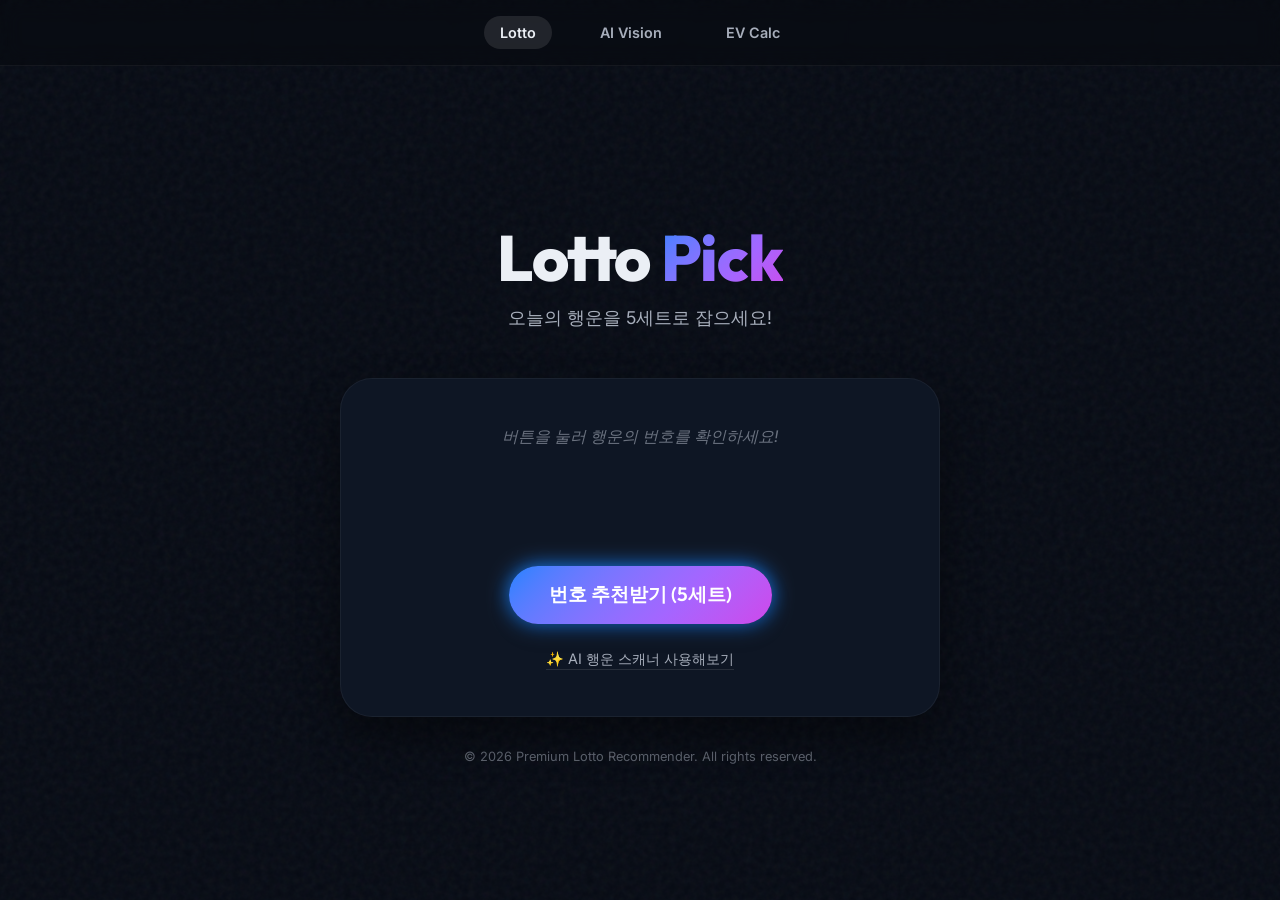
<file: index.html>
<!DOCTYPE html>
<html lang="ko">
<head>
    <meta charset="UTF-8">
    <meta name="viewport" content="width=device-width, initial-scale=1.0">
    <title>Premium Lotto Pick - 행운의 5세트</title>
    <link rel="stylesheet" href="style.css">
    <link rel="preconnect" href="https://fonts.googleapis.com">
    <link rel="preconnect" href="https://fonts.gstatic.com" crossorigin>
    <link href="https://fonts.googleapis.com/css2?family=Inter:wght@400;700&family=Outfit:wght@600;800&display=swap" rel="stylesheet">
</head>
<body>
    <div class="background-texture"></div>
    
    <nav class="top-nav">
        <a href="index.html" class="nav-link-item active">Lotto</a>
        <a href="ai_vision.html" class="nav-link-item">AI Vision</a>
        <a href="ev_calculator.html" class="nav-link-item">EV Calc</a>
    </nav>

    <main class="container">
        <header>
            <h1>Lotto <span class="highlight">Pick</span></h1>
            <p class="subtitle">오늘의 행운을 5세트로 잡으세요!</p>
        </header>

        <section class="card">
            <div id="ball-display" class="ball-container">
                <div class="placeholder">버튼을 눌러 행운의 번호를 확인하세요!</div>
            </div>
            
            <div class="actions">
                <button id="generate-btn" class="glow-button">번호 추천받기 (5세트)</button>
                <div style="margin-top: 1.5rem;">
                    <a href="ai_vision.html" style="text-decoration: none; font-size: 0.9rem; color: var(--text-secondary); border-bottom: 1px solid rgba(255,255,255,0.1); padding-bottom: 2px; transition: all 0.3s;">
                        ✨ AI 행운 스캐너 사용해보기
                    </a>
                </div>
            </div>
        </section>

        <footer>
            <p>&copy; 2026 Premium Lotto Recommender. All rights reserved.</p>
        </footer>
    </main>
    <script type="module" src="main.js"></script>
</body>
</html>
</file>
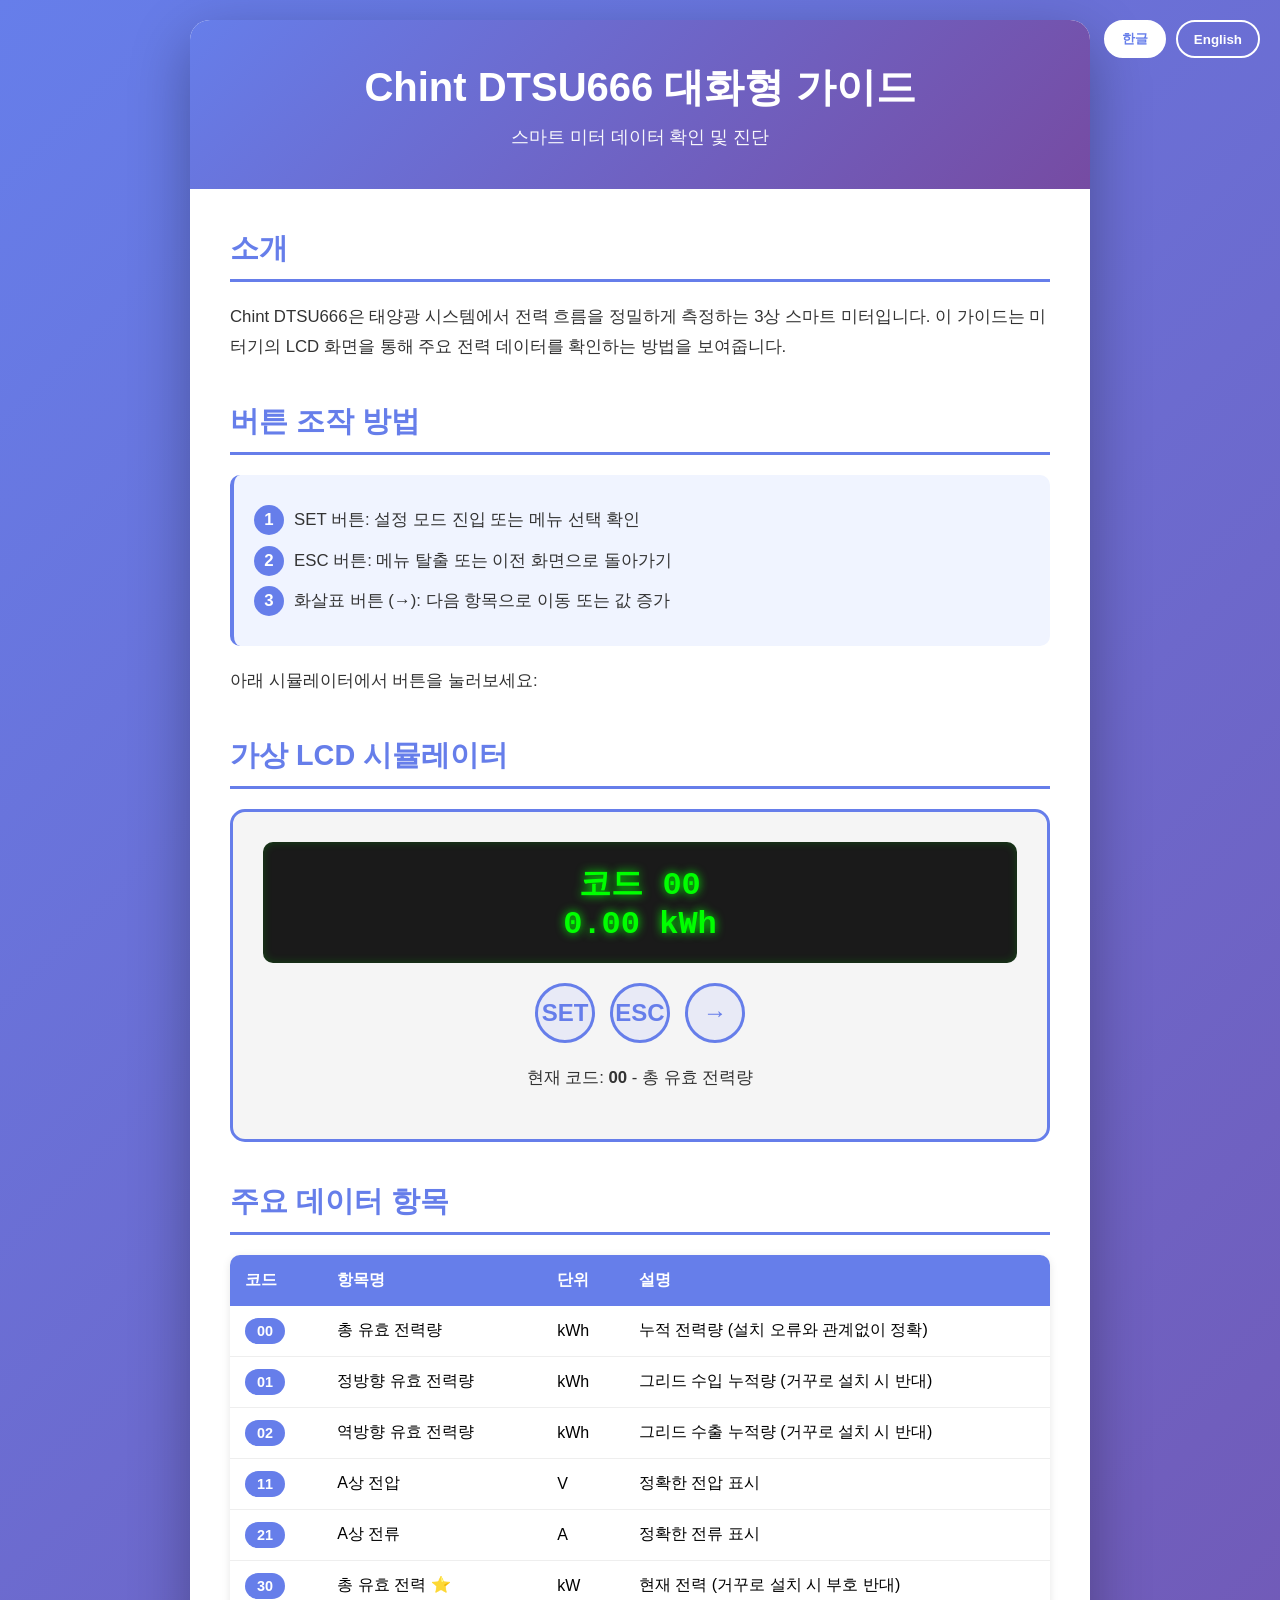
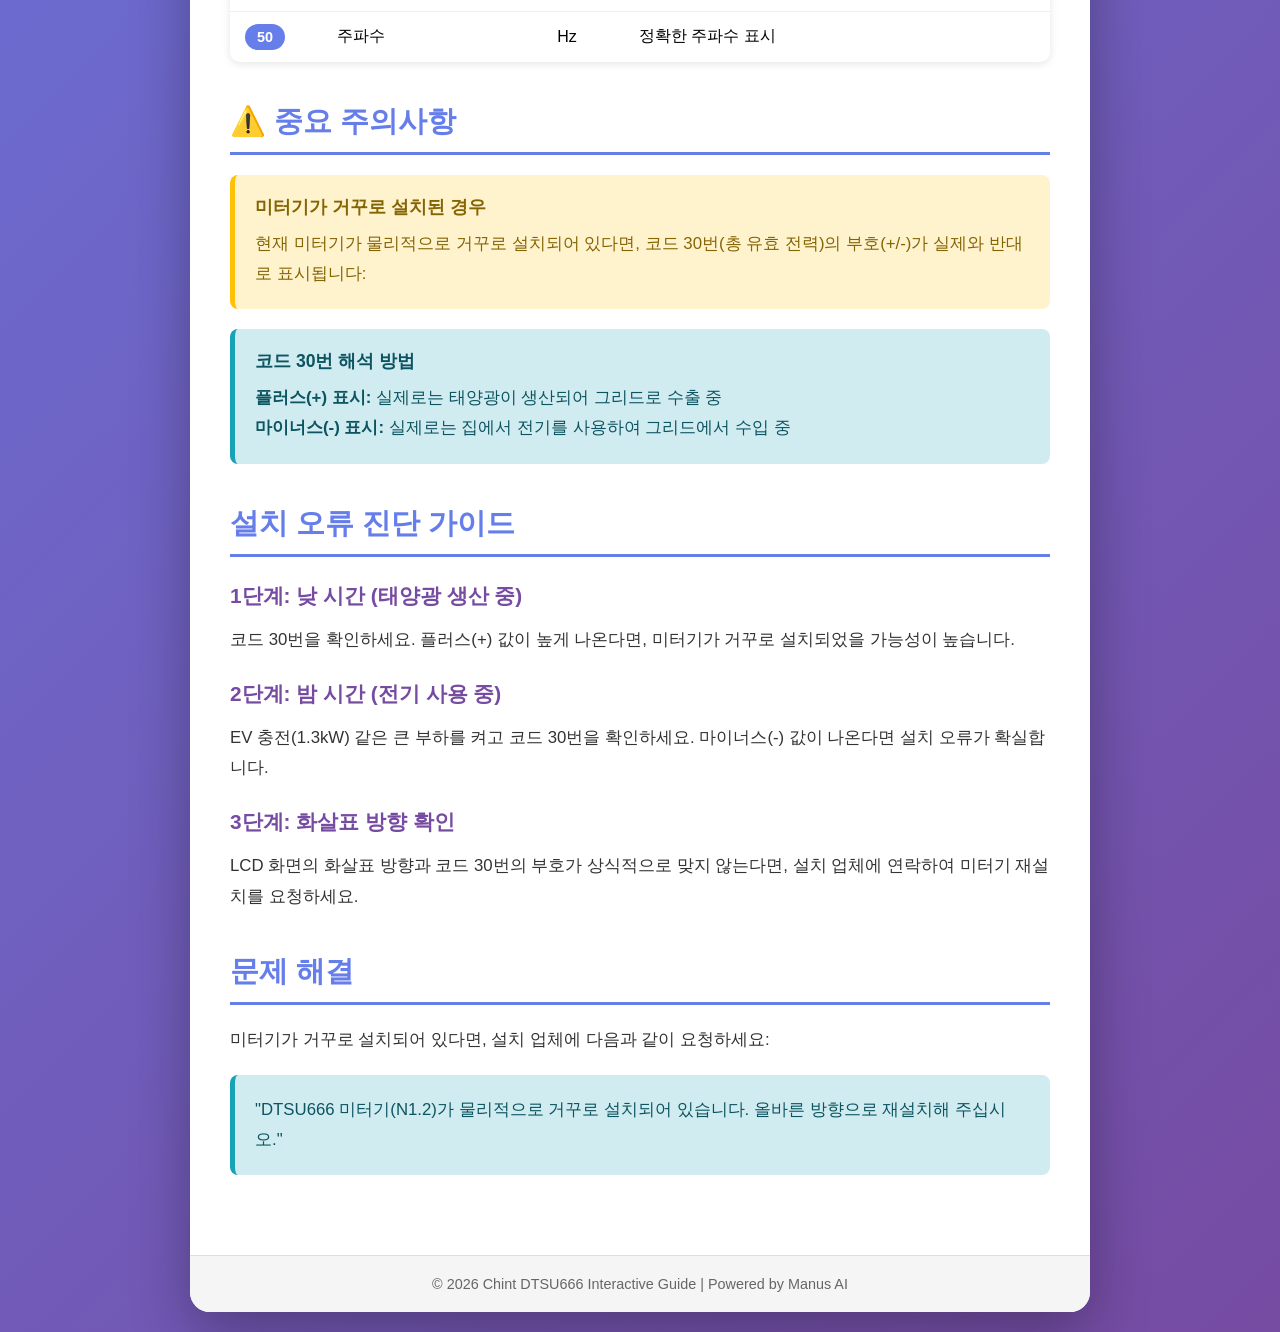
<file: dtsu666_guide.html>
<!DOCTYPE html>
<html lang="ko">
<head>
    <meta charset="UTF-8">
    <meta name="viewport" content="width=device-width, initial-scale=1.0">
    <title>Chint DTSU666 Interactive Guide</title>
    <style>
        * {
            margin: 0;
            padding: 0;
            box-sizing: border-box;
        }

        body {
            font-family: -apple-system, BlinkMacSystemFont, 'Segoe UI', 'Noto Sans CJK KR', sans-serif;
            background: linear-gradient(135deg, #667eea 0%, #764ba2 100%);
            min-height: 100vh;
            padding: 20px;
            display: flex;
            justify-content: center;
            align-items: center;
        }

        .container {
            max-width: 900px;
            width: 100%;
            background: white;
            border-radius: 20px;
            box-shadow: 0 20px 60px rgba(0, 0, 0, 0.3);
            overflow: hidden;
        }

        .header {
            background: linear-gradient(135deg, #667eea 0%, #764ba2 100%);
            color: white;
            padding: 40px 30px;
            text-align: center;
        }

        .header h1 {
            font-size: 2.5em;
            margin-bottom: 10px;
            font-weight: 700;
        }

        .header p {
            font-size: 1.1em;
            opacity: 0.95;
        }

        .language-toggle {
            position: absolute;
            top: 20px;
            right: 20px;
            display: flex;
            gap: 10px;
        }

        .lang-btn {
            padding: 8px 16px;
            border: 2px solid white;
            background: transparent;
            color: white;
            border-radius: 20px;
            cursor: pointer;
            font-weight: 600;
            transition: all 0.3s ease;
        }

        .lang-btn.active {
            background: white;
            color: #667eea;
        }

        .lang-btn:hover {
            transform: translateY(-2px);
        }

        .content {
            padding: 40px;
        }

        .section {
            margin-bottom: 40px;
        }

        .section h2 {
            color: #667eea;
            font-size: 1.8em;
            margin-bottom: 20px;
            border-bottom: 3px solid #667eea;
            padding-bottom: 10px;
        }

        .section h3 {
            color: #764ba2;
            font-size: 1.3em;
            margin-top: 25px;
            margin-bottom: 15px;
        }

        .section p {
            line-height: 1.8;
            color: #333;
            margin-bottom: 15px;
            font-size: 1.05em;
        }

        .simulator {
            background: #f5f5f5;
            border: 3px solid #667eea;
            border-radius: 15px;
            padding: 30px;
            margin: 20px 0;
            text-align: center;
        }

        .lcd-display {
            background: #1a1a1a;
            color: #00ff00;
            font-family: 'Courier New', monospace;
            padding: 20px;
            border-radius: 10px;
            font-size: 2em;
            font-weight: bold;
            margin-bottom: 20px;
            min-height: 80px;
            display: flex;
            align-items: center;
            justify-content: center;
            text-shadow: 0 0 10px #00ff00;
            box-shadow: inset 0 0 10px rgba(0, 255, 0, 0.2);
        }

        .button-group {
            display: flex;
            gap: 15px;
            justify-content: center;
            margin-bottom: 20px;
        }

        .btn {
            width: 60px;
            height: 60px;
            border-radius: 50%;
            border: 3px solid #667eea;
            background: #e8eaf6;
            color: #667eea;
            font-size: 1.5em;
            font-weight: bold;
            cursor: pointer;
            transition: all 0.2s ease;
            display: flex;
            align-items: center;
            justify-content: center;
        }

        .btn:hover {
            background: #667eea;
            color: white;
            transform: scale(1.1);
        }

        .btn:active {
            transform: scale(0.95);
        }

        .data-table {
            width: 100%;
            border-collapse: collapse;
            margin: 20px 0;
            background: white;
            border-radius: 10px;
            overflow: hidden;
            box-shadow: 0 2px 8px rgba(0, 0, 0, 0.1);
        }

        .data-table th {
            background: #667eea;
            color: white;
            padding: 15px;
            text-align: left;
            font-weight: 600;
        }

        .data-table td {
            padding: 12px 15px;
            border-bottom: 1px solid #eee;
        }

        .data-table tr:hover {
            background: #f9f9f9;
        }

        .data-table tr:last-child td {
            border-bottom: none;
        }

        .code-badge {
            display: inline-block;
            background: #667eea;
            color: white;
            padding: 5px 12px;
            border-radius: 20px;
            font-weight: 600;
            font-size: 0.9em;
        }

        .warning-box {
            background: #fff3cd;
            border-left: 5px solid #ffc107;
            padding: 20px;
            border-radius: 8px;
            margin: 20px 0;
        }

        .warning-box h4 {
            color: #856404;
            margin-bottom: 10px;
            font-size: 1.1em;
        }

        .warning-box p {
            color: #856404;
            margin: 0;
        }

        .info-box {
            background: #d1ecf1;
            border-left: 5px solid #17a2b8;
            padding: 20px;
            border-radius: 8px;
            margin: 20px 0;
        }

        .info-box h4 {
            color: #0c5460;
            margin-bottom: 10px;
            font-size: 1.1em;
        }

        .info-box p {
            color: #0c5460;
            margin: 0;
        }

        .hidden {
            display: none;
        }

        .button-guide {
            background: #f0f4ff;
            padding: 20px;
            border-radius: 10px;
            margin: 20px 0;
            border-left: 4px solid #667eea;
        }

        .button-guide p {
            margin: 10px 0;
        }

        .step-number {
            display: inline-block;
            background: #667eea;
            color: white;
            width: 30px;
            height: 30px;
            border-radius: 50%;
            text-align: center;
            line-height: 30px;
            font-weight: bold;
            margin-right: 10px;
        }

        .footer {
            background: #f5f5f5;
            padding: 20px;
            text-align: center;
            color: #666;
            font-size: 0.9em;
            border-top: 1px solid #ddd;
        }

        @media (max-width: 768px) {
            .header h1 {
                font-size: 1.8em;
            }

            .content {
                padding: 20px;
            }

            .lcd-display {
                font-size: 1.5em;
            }

            .button-group {
                gap: 10px;
            }

            .btn {
                width: 50px;
                height: 50px;
                font-size: 1.2em;
            }

            .data-table {
                font-size: 0.9em;
            }

            .data-table th,
            .data-table td {
                padding: 10px;
            }
        }
    </style>
</head>
<body>
    <div class="container">
        <div class="language-toggle">
            <button class="lang-btn active" onclick="setLanguage('ko')">한글</button>
            <button class="lang-btn" onclick="setLanguage('en')">English</button>
        </div>

        <div class="header">
            <h1 id="title">Chint DTSU666 대화형 가이드</h1>
            <p id="subtitle">스마트 미터 데이터 확인 및 진단</p>
        </div>

        <div class="content">
            <!-- 소개 섹션 -->
            <div class="section">
                <h2 id="intro-title">소개</h2>
                <p id="intro-text">Chint DTSU666은 태양광 시스템에서 전력 흐름을 정밀하게 측정하는 3상 스마트 미터입니다. 이 가이드는 미터기의 LCD 화면을 통해 주요 전력 데이터를 확인하는 방법을 보여줍니다.</p>
            </div>

            <!-- 버튼 조작 섹션 -->
            <div class="section">
                <h2 id="button-title">버튼 조작 방법</h2>
                <div class="button-guide">
                    <p><span class="step-number">1</span><span id="button-desc-1">SET 버튼: 설정 모드 진입 또는 메뉴 선택 확인</span></p>
                    <p><span class="step-number">2</span><span id="button-desc-2">ESC 버튼: 메뉴 탈출 또는 이전 화면으로 돌아가기</span></p>
                    <p><span class="step-number">3</span><span id="button-desc-3">화살표 버튼 (→): 다음 항목으로 이동 또는 값 증가</span></p>
                </div>
                <p id="button-instruction">아래 시뮬레이터에서 버튼을 눌러보세요:</p>
            </div>

            <!-- 가상 LCD 시뮬레이터 -->
            <div class="section">
                <h2 id="simulator-title">가상 LCD 시뮬레이터</h2>
                <div class="simulator">
                    <div class="lcd-display" id="lcdDisplay">코드 00<br>0.00 kWh</div>
                    <div class="button-group">
                        <button class="btn" onclick="selectCode()">SET</button>
                        <button class="btn" onclick="escapeMenu()">ESC</button>
                        <button class="btn" onclick="nextCode()">→</button>
                    </div>
                    <p id="current-code-info">현재 코드: <strong>00</strong> - 총 유효 전력량</p>
                </div>
            </div>

            <!-- 주요 데이터 항목 -->
            <div class="section">
                <h2 id="data-table-title">주요 데이터 항목</h2>
                <table class="data-table">
                    <thead>
                        <tr>
                            <th id="th-code">코드</th>
                            <th id="th-item">항목명</th>
                            <th id="th-unit">단위</th>
                            <th id="th-description">설명</th>
                        </tr>
                    </thead>
                    <tbody id="dataTableBody">
                        <!-- JavaScript에서 동적으로 생성 -->
                    </tbody>
                </table>
            </div>

            <!-- 중요 주의사항 -->
            <div class="section">
                <h2 id="important-title">⚠️ 중요 주의사항</h2>
                <div class="warning-box">
                    <h4 id="warning-title">미터기가 거꾸로 설치된 경우</h4>
                    <p id="warning-text">현재 미터기가 물리적으로 거꾸로 설치되어 있다면, 코드 30번(총 유효 전력)의 부호(+/-)가 실제와 반대로 표시됩니다:</p>
                </div>
                <div class="info-box">
                    <h4 id="info-title">코드 30번 해석 방법</h4>
                    <p id="info-text"><strong>플러스(+) 표시:</strong> 실제로는 태양광이 생산되어 그리드로 수출 중<br><strong>마이너스(-) 표시:</strong> 실제로는 집에서 전기를 사용하여 그리드에서 수입 중</p>
                </div>
            </div>

            <!-- 진단 가이드 -->
            <div class="section">
                <h2 id="diagnosis-title">설치 오류 진단 가이드</h2>
                <h3 id="diagnosis-step1">1단계: 낮 시간 (태양광 생산 중)</h3>
                <p id="diagnosis-step1-text">코드 30번을 확인하세요. 플러스(+) 값이 높게 나온다면, 미터기가 거꾸로 설치되었을 가능성이 높습니다.</p>

                <h3 id="diagnosis-step2">2단계: 밤 시간 (전기 사용 중)</h3>
                <p id="diagnosis-step2-text">EV 충전(1.3kW) 같은 큰 부하를 켜고 코드 30번을 확인하세요. 마이너스(-) 값이 나온다면 설치 오류가 확실합니다.</p>

                <h3 id="diagnosis-step3">3단계: 화살표 방향 확인</h3>
                <p id="diagnosis-step3-text">LCD 화면의 화살표 방향과 코드 30번의 부호가 상식적으로 맞지 않는다면, 설치 업체에 연락하여 미터기 재설치를 요청하세요.</p>
            </div>

            <!-- 연락처 -->
            <div class="section">
                <h2 id="contact-title">문제 해결</h2>
                <p id="contact-text">미터기가 거꾸로 설치되어 있다면, 설치 업체에 다음과 같이 요청하세요:</p>
                <div class="info-box">
                    <p id="contact-message">"DTSU666 미터기(N1.2)가 물리적으로 거꾸로 설치되어 있습니다. 올바른 방향으로 재설치해 주십시오."</p>
                </div>
            </div>
        </div>

        <div class="footer">
            <p id="footer-text">© 2026 Chint DTSU666 Interactive Guide | Powered by Manus AI</p>
        </div>
    </div>

    <script>
        const translations = {
            ko: {
                title: 'Chint DTSU666 대화형 가이드',
                subtitle: '스마트 미터 데이터 확인 및 진단',
                'intro-title': '소개',
                'intro-text': 'Chint DTSU666은 태양광 시스템에서 전력 흐름을 정밀하게 측정하는 3상 스마트 미터입니다. 이 가이드는 미터기의 LCD 화면을 통해 주요 전력 데이터를 확인하는 방법을 보여줍니다.',
                'button-title': '버튼 조작 방법',
                'button-desc-1': 'SET 버튼: 설정 모드 진입 또는 메뉴 선택 확인',
                'button-desc-2': 'ESC 버튼: 메뉴 탈출 또는 이전 화면으로 돌아가기',
                'button-desc-3': '화살표 버튼 (→): 다음 항목으로 이동 또는 값 증가',
                'button-instruction': '아래 시뮬레이터에서 버튼을 눌러보세요:',
                'simulator-title': '가상 LCD 시뮬레이터',
                'data-table-title': '주요 데이터 항목',
                'th-code': '코드',
                'th-item': '항목명',
                'th-unit': '단위',
                'th-description': '설명',
                'important-title': '⚠️ 중요 주의사항',
                'warning-title': '미터기가 거꾸로 설치된 경우',
                'warning-text': '현재 미터기가 물리적으로 거꾸로 설치되어 있다면, 코드 30번(총 유효 전력)의 부호(+/-)가 실제와 반대로 표시됩니다:',
                'info-title': '코드 30번 해석 방법',
                'info-text': '<strong>플러스(+) 표시:</strong> 실제로는 태양광이 생산되어 그리드로 수출 중<br><strong>마이너스(-) 표시:</strong> 실제로는 집에서 전기를 사용하여 그리드에서 수입 중',
                'diagnosis-title': '설치 오류 진단 가이드',
                'diagnosis-step1': '1단계: 낮 시간 (태양광 생산 중)',
                'diagnosis-step1-text': '코드 30번을 확인하세요. 플러스(+) 값이 높게 나온다면, 미터기가 거꾸로 설치되었을 가능성이 높습니다.',
                'diagnosis-step2': '2단계: 밤 시간 (전기 사용 중)',
                'diagnosis-step2-text': 'EV 충전(1.3kW) 같은 큰 부하를 켜고 코드 30번을 확인하세요. 마이너스(-) 값이 나온다면 설치 오류가 확실합니다.',
                'diagnosis-step3': '3단계: 화살표 방향 확인',
                'diagnosis-step3-text': 'LCD 화면의 화살표 방향과 코드 30번의 부호가 상식적으로 맞지 않는다면, 설치 업체에 연락하여 미터기 재설치를 요청하세요.',
                'contact-title': '문제 해결',
                'contact-text': '미터기가 거꾸로 설치되어 있다면, 설치 업체에 다음과 같이 요청하세요:',
                'contact-message': '"DTSU666 미터기(N1.2)가 물리적으로 거꾸로 설치되어 있습니다. 올바른 방향으로 재설치해 주십시오."',
                'footer-text': '© 2026 Chint DTSU666 Interactive Guide | Powered by Manus AI',
                'current-code-info': '현재 코드: '
            },
            en: {
                title: 'Chint DTSU666 Interactive Guide',
                subtitle: 'Smart Meter Data Verification & Diagnostics',
                'intro-title': 'Introduction',
                'intro-text': 'The Chint DTSU666 is a three-phase smart meter that precisely measures power flow in solar systems. This guide shows you how to verify key power data through the meter\'s LCD screen.',
                'button-title': 'Button Operation',
                'button-desc-1': 'SET Button: Enter Setting Mode or Confirm Menu Selection',
                'button-desc-2': 'ESC Button: Exit Menu or Return to Previous Screen',
                'button-desc-3': 'Arrow Button (→): Move to Next Item or Increase Value',
                'button-instruction': 'Try pressing the buttons in the simulator below:',
                'simulator-title': 'Virtual LCD Simulator',
                'data-table-title': 'Key Data Parameters',
                'th-code': 'Code',
                'th-item': 'Parameter Name',
                'th-unit': 'Unit',
                'th-description': 'Description',
                'important-title': '⚠️ Important Notice',
                'warning-title': 'When Meter is Installed Upside Down',
                'warning-text': 'If the meter is physically installed upside down, the sign (+/-) of code 30 (Total Active Power) will be displayed opposite to reality:',
                'info-title': 'How to Interpret Code 30',
                'info-text': '<strong>Plus (+) Display:</strong> Solar is actually generating and exporting to grid<br><strong>Minus (-) Display:</strong> Home is actually consuming power from grid',
                'diagnosis-title': 'Installation Error Diagnostic Guide',
                'diagnosis-step1': 'Step 1: Daytime (Solar Generation Active)',
                'diagnosis-step1-text': 'Check code 30. If a high positive value appears, the meter is likely installed upside down.',
                'diagnosis-step2': 'Step 2: Nighttime (Electricity Usage)',
                'diagnosis-step2-text': 'Turn on a heavy load like EV charging (1.3kW) and check code 30. If a negative value appears, installation error is confirmed.',
                'diagnosis-step3': 'Step 3: Check Arrow Direction',
                'diagnosis-step3-text': 'If the arrow direction on the LCD screen and the sign of code 30 don\'t make logical sense, contact your installer to request meter reinstallation.',
                'contact-title': 'Troubleshooting',
                'contact-text': 'If the meter is installed upside down, request the following from your installer:',
                'contact-message': '"The DTSU666 meter (N1.2) is physically installed upside down. Please reinstall it in the correct orientation."',
                'footer-text': '© 2026 Chint DTSU666 Interactive Guide | Powered by Manus AI',
                'current-code-info': 'Current Code: '
            }
        };

        const dataParameters = {
            ko: [
                { code: '00', name: '총 유효 전력량', unit: 'kWh', desc: '누적 전력량 (설치 오류와 관계없이 정확)' },
                { code: '01', name: '정방향 유효 전력량', unit: 'kWh', desc: '그리드 수입 누적량 (거꾸로 설치 시 반대)' },
                { code: '02', name: '역방향 유효 전력량', unit: 'kWh', desc: '그리드 수출 누적량 (거꾸로 설치 시 반대)' },
                { code: '11', name: 'A상 전압', unit: 'V', desc: '정확한 전압 표시' },
                { code: '21', name: 'A상 전류', unit: 'A', desc: '정확한 전류 표시' },
                { code: '30', name: '총 유효 전력 ⭐', unit: 'kW', desc: '현재 전력 (거꾸로 설치 시 부호 반대)' },
                { code: '50', name: '주파수', unit: 'Hz', desc: '정확한 주파수 표시' }
            ],
            en: [
                { code: '00', name: 'Total Active Energy', unit: 'kWh', desc: 'Cumulative power (always accurate)' },
                { code: '01', name: 'Positive Active Energy', unit: 'kWh', desc: 'Grid import cumulative (reversed if upside down)' },
                { code: '02', name: 'Reverse Active Energy', unit: 'kWh', desc: 'Grid export cumulative (reversed if upside down)' },
                { code: '11', name: 'Phase A Voltage', unit: 'V', desc: 'Accurate voltage display' },
                { code: '21', name: 'Phase A Current', unit: 'A', desc: 'Accurate current display' },
                { code: '30', name: 'Total Active Power ⭐', unit: 'kW', desc: 'Current power (sign reversed if upside down)' },
                { code: '50', name: 'Frequency', unit: 'Hz', desc: 'Accurate frequency display' }
            ]
        };

        const lcdValues = {
            '00': '0.00',
            '01': '1234.56',
            '02': '567.89',
            '11': '230.5',
            '21': '8.5',
            '30': '+3.83',
            '50': '50.0'
        };

        let currentCodeIndex = 0;
        let currentLanguage = 'ko';

        const codes = ['00', '01', '02', '11', '21', '30', '50'];

        function setLanguage(lang) {
            currentLanguage = lang;
            document.documentElement.lang = lang;
            
            // Update all text elements
            Object.keys(translations[lang]).forEach(key => {
                const element = document.getElementById(key);
                if (element) {
                    element.innerHTML = translations[lang][key];
                }
            });

            // Update language buttons
            document.querySelectorAll('.lang-btn').forEach(btn => {
                btn.classList.remove('active');
            });
            event.target.classList.add('active');

            // Update data table
            updateDataTable();
            updateLCDDisplay();
        }

        function updateDataTable() {
            const tbody = document.getElementById('dataTableBody');
            tbody.innerHTML = '';
            
            dataParameters[currentLanguage].forEach(param => {
                const row = tbody.insertRow();
                row.innerHTML = `
                    <td><span class="code-badge">${param.code}</span></td>
                    <td>${param.name}</td>
                    <td>${param.unit}</td>
                    <td>${param.desc}</td>
                `;
            });
        }

        function updateLCDDisplay() {
            const code = codes[currentCodeIndex];
            const value = lcdValues[code];
            const param = dataParameters[currentLanguage][currentCodeIndex];
            
            document.getElementById('lcdDisplay').innerHTML = `코드 ${code}<br>${value} ${param.unit}`;
            document.getElementById('current-code-info').innerHTML = 
                `${translations[currentLanguage]['current-code-info']}<strong>${code}</strong> - ${param.name}`;
        }

        function nextCode() {
            currentCodeIndex = (currentCodeIndex + 1) % codes.length;
            updateLCDDisplay();
        }

        function escapeMenu() {
            alert(currentLanguage === 'ko' ? '메뉴를 탈출했습니다.' : 'Menu exited.');
        }

        function selectCode() {
            alert(currentLanguage === 'ko' ? '선택되었습니다.' : 'Selected.');
        }

        // Initialize
        document.addEventListener('DOMContentLoaded', function() {
            updateDataTable();
            updateLCDDisplay();
        });
    </script>
</body>
</html>
</file>
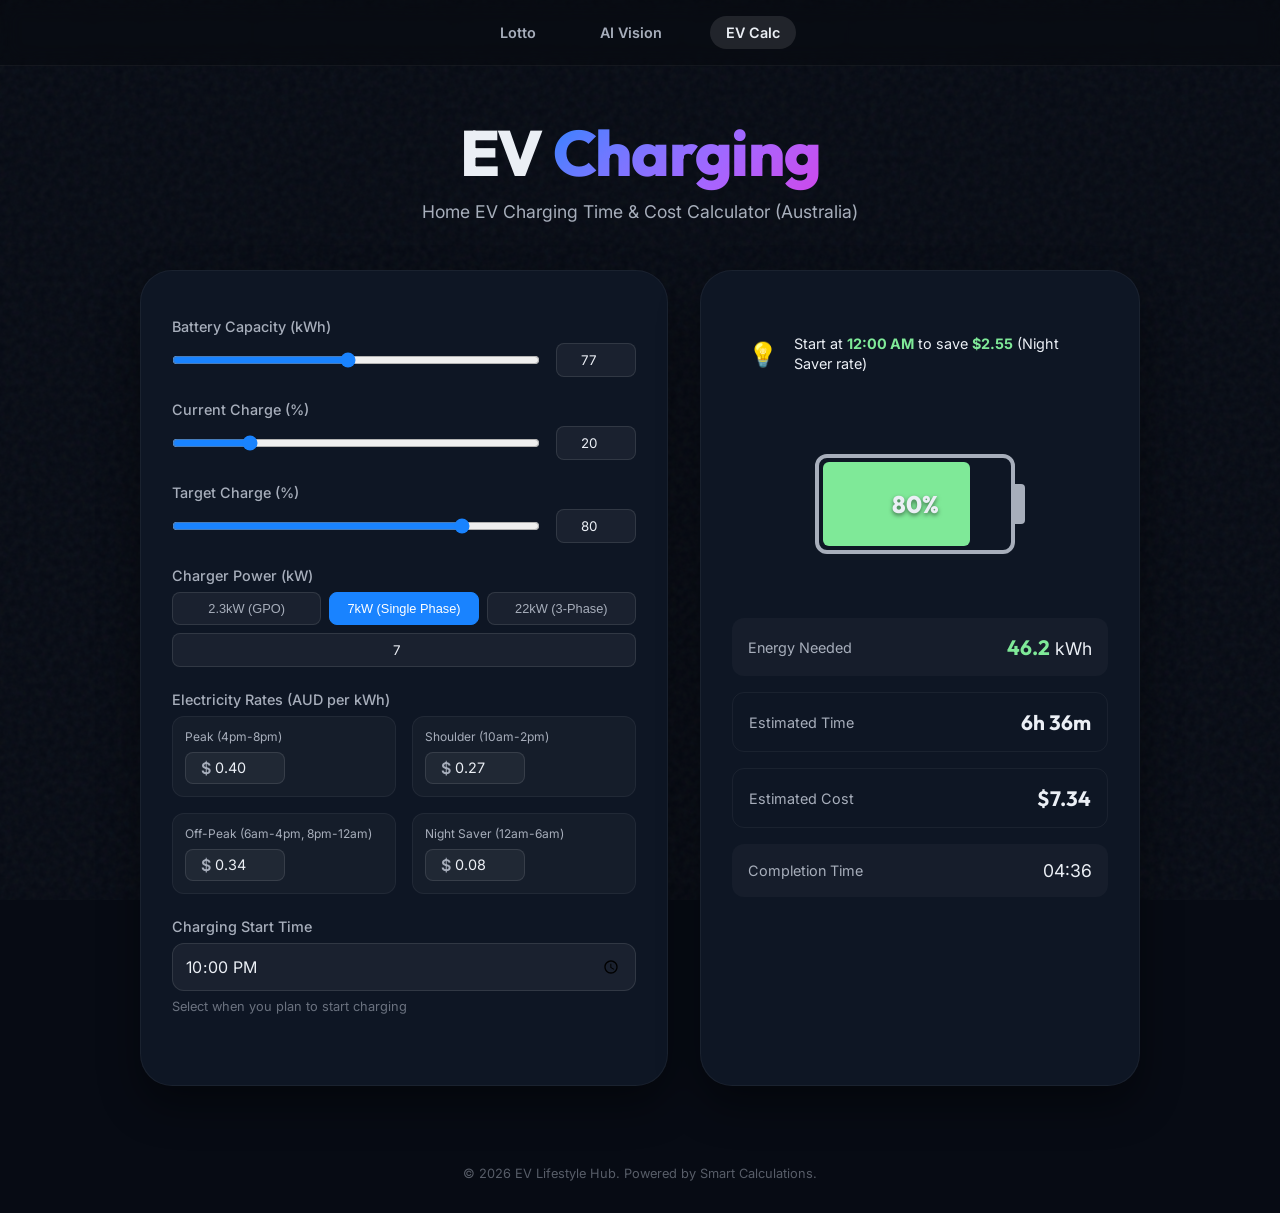
<file: ev_calculator.html>
<!DOCTYPE html>
<html lang="ko">
<head>
    <meta charset="UTF-8">
    <meta name="viewport" content="width=device-width, initial-scale=1.0">
    <title>EV Charging Calculator - Home Charging Guide</title>
    <link rel="preconnect" href="https://fonts.googleapis.com">
    <link rel="preconnect" href="https://fonts.gstatic.com" crossorigin>
    <link href="https://fonts.googleapis.com/css2?family=Inter:wght@400;600&family=Outfit:wght@800&display=swap" rel="stylesheet">
    <link rel="stylesheet" href="style.css">
</head>
<body>
    <div class="background-texture"></div>
    
    <nav class="top-nav">
        <a href="index.html" class="nav-link-item">Lotto</a>
        <a href="ai_vision.html" class="nav-link-item">AI Vision</a>
        <a href="ev_calculator.html" class="nav-link-item active">EV Calc</a>
    </nav>

    <div class="container calculator-container">
        <header>
            <h1>EV <span class="highlight">Charging</span></h1>
            <p class="subtitle">Home EV Charging Time & Cost Calculator (Australia)</p>
        </header>

        <main class="calc-grid">
            <section class="input-section card">
                <div class="input-group">
                    <label>Battery Capacity (kWh)</label>
                    <div class="slider-with-input">
                        <input type="range" id="battery-capacity-range" min="10" max="150" value="77">
                        <input type="number" id="battery-capacity-input" value="77">
                    </div>
                </div>

                <div class="input-group">
                    <label>Current Charge (%)</label>
                    <div class="slider-with-input">
                        <input type="range" id="current-level-range" min="0" max="100" value="20">
                        <input type="number" id="current-level-input" value="20">
                    </div>
                </div>

                <div class="input-group">
                    <label>Target Charge (%)</label>
                    <div class="slider-with-input">
                        <input type="range" id="target-level-range" min="0" max="100" value="80">
                        <input type="number" id="target-level-input" value="80">
                    </div>
                </div>

                <div class="input-group">
                    <label>Charger Power (kW)</label>
                    <div class="preset-group">
                        <button class="preset-btn" data-value="2.3">2.3kW (GPO)</button>
                        <button class="preset-btn active" data-value="7">7kW (Single Phase)</button>
                        <button class="preset-btn" data-value="22">22kW (3-Phase)</button>
                    </div>
                    <input type="number" id="charger-power-input" value="7" step="0.1">
                </div>

                <div class="input-group">
                    <label>Electricity Rates (AUD per kWh)</label>
                    <div class="tou-grid">
                        <div class="tou-item peak">
                            <span class="tou-label">Peak (4pm-8pm)</span>
                            <div class="currency-input small">
                                <span class="currency-symbol">$</span>
                                <input type="number" id="rate-peak" value="0.40" step="0.01">
                            </div>
                        </div>
                        <div class="tou-item shoulder">
                            <span class="tou-label">Shoulder (10am-2pm)</span>
                            <div class="currency-input small">
                                <span class="currency-symbol">$</span>
                                <input type="number" id="rate-shoulder" value="0.27" step="0.01">
                            </div>
                        </div>
                        <div class="tou-item off-peak">
                            <span class="tou-label">Off-Peak (6am-4pm, 8pm-12am)</span>
                            <div class="currency-input small">
                                <span class="currency-symbol">$</span>
                                <input type="number" id="rate-off-peak" value="0.34" step="0.01">
                            </div>
                        </div>
                        <div class="tou-item night-saver">
                            <span class="tou-label">Night Saver (12am-6am)</span>
                            <div class="currency-input small">
                                <span class="currency-symbol">$</span>
                                <input type="number" id="rate-night-saver" value="0.08" step="0.01">
                            </div>
                        </div>
                    </div>
                </div>

                <div class="input-group">
                    <label>Charging Start Time</label>
                    <input type="time" id="start-time-input" value="22:00">
                    <p class="input-hint">Select when you plan to start charging</p>
                </div>
            </section>

            <section class="result-section card">
                <div class="smart-tip" id="smart-tip">
                    <span class="tip-icon">💡</span>
                    <p id="tip-text">Calculating best time to charge...</p>
                </div>

                <div class="battery-visual">
                    <div class="battery-body">
                        <div id="battery-fill" class="battery-fill"></div>
                        <div class="battery-text">
                            <span id="display-percent">0%</span>
                        </div>
                    </div>
                    <div class="battery-tip"></div>
                </div>

                <div class="result-stats">
                    <div class="stat-item">
                        <span class="stat-label">Energy Needed</span>
                        <span class="stat-value"><strong id="energy-needed">0</strong> kWh</span>
                    </div>
                    <div class="stat-item highlight-stat">
                        <span class="stat-label">Estimated Time</span>
                        <span class="stat-value"><strong id="charging-time">0h 0m</strong></span>
                    </div>
                    <div class="stat-item highlight-stat">
                        <span class="stat-label">Estimated Cost</span>
                        <span class="stat-value"><strong>$</strong><strong id="total-cost">0.00</strong></span>
                    </div>
                    <div class="stat-item">
                        <span class="stat-label">Completion Time</span>
                        <span class="stat-value" id="finish-time">--:--</span>
                    </div>
                </div>
            </section>
        </main>

        <footer>
            <p>&copy; 2026 EV Lifestyle Hub. Powered by Smart Calculations.</p>
        </footer>
    </div>

    <script src="ev_logic.js"></script>
</body>
</html>
</file>
<file: style.css>
:root {
  --primary-color: oklch(0.65 0.25 260);
  --secondary-color: oklch(0.65 0.25 320);
  --accent-color: oklch(0.85 0.15 150);
  --bg-color: oklch(0.15 0.02 260);
  --card-bg: oklch(0.2 0.03 260);
  --text-primary: oklch(0.95 0.01 260);
  --text-secondary: oklch(0.75 0.02 260);
  --shadow-color: rgba(0, 0, 0, 0.4);
  --font-main: 'Inter', system-ui, sans-serif;
  --font-heading: 'Outfit', sans-serif;
}

* {
  box-sizing: border-box;
  margin: 0;
  padding: 0;
}

body {
  font-family: var(--font-main);
  background-color: var(--bg-color);
  color: var(--text-primary);
  min-height: 100vh;
  display: flex;
  justify-content: center;
  align-items: center;
  overflow-x: hidden;
  position: relative;
}

.background-texture {
  position: fixed;
  top: 0;
  left: 0;
  width: 100%;
  height: 100%;
  z-index: -1;
  opacity: 0.05;
  background-image: url("data:image/svg+xml,%3Csvg viewBox='0 0 200 200' xmlns='http://www.w3.org/2000/svg'%3E%3Cfilter id='noiseFilter'%3E%3CfeTurbulence type='fractalNoise' baseFrequency='0.65' numOctaves='3' stitchTiles='stitch'/%3E%3C/filter%3E%3Crect width='100%25' height='100%25' filter='url(%23noiseFilter)'/%3E%3C/svg%3E");
  pointer-events: none;
}

.container {
  max-width: 600px;
  width: 90%;
  text-align: center;
  z-index: 1;
  padding: 2rem 0;
  margin-top: 80px;
}

header h1 {
  font-family: var(--font-heading);
  font-size: clamp(2.5rem, 8vw, 4rem);
  font-weight: 800;
  margin-bottom: 0.5rem;
  letter-spacing: -0.02em;
}

header .highlight {
  background: linear-gradient(135deg, var(--primary-color), var(--secondary-color));
  -webkit-background-clip: text;
  -webkit-text-fill-color: transparent;
}

.subtitle {
  color: var(--text-secondary);
  font-size: 1.1rem;
  margin-bottom: 3rem;
}

.card {
  background-color: var(--card-bg);
  border-radius: 2rem;
  padding: 3rem 2rem;
  box-shadow: 0 20px 40px var(--shadow-color), 
              0 0 0 1px rgba(255, 255, 255, 0.05) inset;
  transition: transform 0.3s ease;
  margin-bottom: 2rem;
}

.card:hover {
  transform: translateY(-5px);
}

.ball-container {
  display: flex;
  flex-direction: column;
  gap: 1.5rem;
  min-height: 100px;
  align-items: center;
  margin-bottom: 2.5rem;
}

.set-row {
  display: flex;
  justify-content: center;
  gap: 0.8rem;
  flex-wrap: wrap;
  width: 100%;
  padding: 1rem;
  background: rgba(255, 255, 255, 0.03);
  border-radius: 1rem;
  animation: slideUp 0.6s cubic-bezier(0.23, 1, 0.32, 1) forwards;
}

@keyframes slideUp {
  from {
    opacity: 0;
    transform: translateY(20px);
  }
  to {
    opacity: 1;
    transform: translateY(0);
  }
}

.placeholder {
  color: var(--text-secondary);
  font-style: italic;
  opacity: 0.6;
}

.glow-button {
  background: linear-gradient(135deg, var(--primary-color), var(--secondary-color));
  color: white;
  border: none;
  padding: 1rem 2.5rem;
  font-family: var(--font-heading);
  font-size: 1.2rem;
  font-weight: 600;
  border-radius: 100px;
  cursor: pointer;
  transition: all 0.3s cubic-bezier(0.175, 0.885, 0.32, 1.275);
  box-shadow: 0 10px 20px rgba(0, 0, 0, 0.2),
              0 0 20px var(--primary-color);
  position: relative;
  overflow: hidden;
}

.glow-button:hover {
  transform: scale(1.05);
  box-shadow: 0 15px 30px rgba(0, 0, 0, 0.3),
              0 0 30px var(--secondary-color);
}

.glow-button:active {
  transform: scale(0.95);
}

footer {
  font-size: 0.8rem;
  color: var(--text-secondary);
  opacity: 0.5;
}

/* Container query example */
@container (min-width: 400px) {
  .ball-container {
    gap: 1.5rem;
  }
}

/* AI Vision Specific Styles */
.vision-container {
  max-width: 800px;
  width: 95%;
  text-align: center;
  z-index: 1;
  padding: 2rem 0;
}

.webcam-card {
  position: relative;
  background-color: var(--card-bg);
  border-radius: 2rem;
  padding: 1rem;
  box-shadow: 0 20px 40px var(--shadow-color),
              0 0 0 1px rgba(255, 255, 255, 0.05) inset;
  margin-bottom: 2rem;
  overflow: hidden;
  aspect-ratio: 4/3;
  display: flex;
  justify-content: center;
  align-items: center;
}

.setup-actions {
  display: flex;
  flex-direction: column;
  align-items: center;
  gap: 1rem;
}

.divider {
  display: flex;
  align-items: center;
  width: 100%;
  max-width: 200px;
  color: var(--text-secondary);
  font-size: 0.8rem;
  opacity: 0.5;
}

.divider::before,
.divider::after {
  content: "";
  flex: 1;
  height: 1px;
  background: var(--text-secondary);
  margin: 0 10px;
}

.outline-btn {
  background: transparent;
  color: var(--text-primary);
  border: 1px solid var(--primary-color);
  padding: 0.8rem 2rem;
  font-family: var(--font-heading);
  font-size: 1rem;
  font-weight: 600;
  border-radius: 100px;
  cursor: pointer;
  transition: all 0.3s ease;
  display: inline-block;
}

.outline-btn:hover {
  background: rgba(var(--primary-color), 0.1);
  box-shadow: 0 0 15px var(--primary-color);
  transform: translateY(-2px);
}

#webcam-container img {
  max-width: 100%;
  max-height: 100%;
  object-fit: contain;
  border-radius: 1rem;
}

.setup-icon {
  font-size: 4rem;
  margin-bottom: 1.5rem;
  filter: drop-shadow(0 0 15px var(--primary-color));
}

.setup-hint {
  margin-top: 1rem;
  font-size: 0.9rem;
  color: var(--text-secondary);
  opacity: 0.8;
}

#webcam-container {
  width: 100%;
  height: 100%;
  display: flex;
  justify-content: center;
  align-items: center;
  background: #000;
  position: relative;
}

#webcam-container canvas {
  width: 100% !important;
  height: 100% !important;
  object-fit: cover;
}

.scan-line {
  position: absolute;
  top: 0;
  left: 0;
  width: 100%;
  height: 2px;
  background: linear-gradient(90deg, transparent, var(--accent-color), transparent);
  box-shadow: 0 0 15px var(--accent-color);
  z-index: 2;
  animation: scan 3s linear infinite;
  pointer-events: none;
}

/* Top Navigation */
.top-nav {
  position: fixed;
  top: 0;
  left: 0;
  width: 100%;
  padding: 1rem 2rem;
  background: rgba(0, 0, 0, 0.2);
  backdrop-filter: blur(10px);
  display: flex;
  justify-content: center;
  gap: 2rem;
  z-index: 100;
  border-bottom: 1px solid rgba(255, 255, 255, 0.05);
}

.nav-link-item {
  color: var(--text-secondary);
  text-decoration: none;
  font-weight: 600;
  font-size: 0.9rem;
  transition: all 0.3s ease;
  padding: 0.5rem 1rem;
  border-radius: 100px;
}

.nav-link-item:hover, .nav-link-item.active {
  color: var(--text-primary);
  background: rgba(255, 255, 255, 0.1);
}

/* EV Calculator Specific Styles */
.calculator-container {
  max-width: 1000px;
  margin-top: 80px;
}

.calc-grid {
  display: grid;
  grid-template-columns: 1.2fr 1fr;
  gap: 2rem;
  margin-bottom: 3rem;
}

@media (max-width: 768px) {
  .calc-grid {
    grid-template-columns: 1fr;
  }
}

.input-group {
  margin-bottom: 1.5rem;
  text-align: left;
}

.input-group label {
  display: block;
  font-size: 0.9rem;
  color: var(--text-secondary);
  margin-bottom: 0.5rem;
  font-weight: 500;
}

.slider-with-input {
  display: flex;
  align-items: center;
  gap: 1rem;
}

.slider-with-input input[type="range"] {
  flex: 1;
  accent-color: var(--primary-color);
}

.slider-with-input input[type="number"], 
.input-group input[type="number"] {
  width: 80px;
  background: rgba(255, 255, 255, 0.05);
  border: 1px solid rgba(255, 255, 255, 0.1);
  color: var(--text-primary);
  padding: 0.5rem;
  border-radius: 8px;
  font-family: var(--font-main);
  text-align: center;
}

.input-group #charger-power-input,
.input-group #electricity-rate-input {
  width: 100%;
}

.currency-input {
  position: relative;
  display: flex;
  align-items: center;
}

.currency-symbol {
  position: absolute;
  left: 1rem;
  color: var(--text-secondary);
  font-weight: 600;
}

.currency-input input {
  padding-left: 2rem !important;
  text-align: left !important;
  width: 100% !important;
}

.preset-group {
  display: flex;
  gap: 0.5rem;
  margin-bottom: 0.5rem;
}

.preset-btn {
  flex: 1;
  background: rgba(255, 255, 255, 0.05);
  border: 1px solid rgba(255, 255, 255, 0.1);
  color: var(--text-secondary);
  padding: 0.5rem;
  border-radius: 8px;
  font-size: 0.8rem;
  cursor: pointer;
  transition: all 0.3s ease;
}

.preset-btn:hover {
  background: rgba(255, 255, 255, 0.1);
}

.preset-btn.active {
  background: var(--primary-color);
  color: white;
  border-color: var(--primary-color);
}

/* Battery Visual */
.battery-visual {
  display: flex;
  align-items: center;
  justify-content: center;
  margin-bottom: 2rem;
  padding: 2rem;
}

.battery-body {
  width: 200px;
  height: 100px;
  border: 4px solid var(--text-secondary);
  border-radius: 12px;
  position: relative;
  padding: 4px;
  display: flex;
  align-items: center;
}

.battery-tip {
  width: 10px;
  height: 40px;
  background: var(--text-secondary);
  border-radius: 0 4px 4px 0;
}

.battery-fill {
  height: 100%;
  background: linear-gradient(90deg, var(--primary-color), var(--secondary-color));
  border-radius: 6px;
  transition: width 0.5s cubic-bezier(0.4, 0, 0.2, 1);
  width: 0%;
}

.battery-text {
  position: absolute;
  width: 100%;
  text-align: center;
  left: 0;
  font-family: var(--font-heading);
  font-weight: 800;
  font-size: 1.5rem;
  text-shadow: 0 2px 4px rgba(0, 0, 0, 0.5);
}

.result-stats {
  display: flex;
  flex-direction: column;
  gap: 1rem;
}

.stat-item {
  display: flex;
  justify-content: space-between;
  align-items: center;
  padding: 1rem;
  background: rgba(255, 255, 255, 0.03);
  border-radius: 12px;
}

.stat-label {
  font-size: 0.9rem;
  color: var(--text-secondary);
}

.stat-value {
  font-size: 1.1rem;
  color: var(--text-primary);
}

.stat-value strong {
  font-family: var(--font-heading);
  font-size: 1.3rem;
  color: var(--accent-color);
}

.highlight-stat {
  background: rgba(var(--primary-color), 0.1);
  border: 1px solid rgba(255, 255, 255, 0.05);
}

.highlight-stat .stat-value strong {
  color: var(--text-primary);
}

/* ToU Grid */
.tou-grid {
  display: grid;
  grid-template-columns: repeat(2, 1fr);
  gap: 1rem;
  margin-top: 0.5rem;
}

.tou-item {
  background: rgba(255, 255, 255, 0.03);
  padding: 0.75rem;
  border-radius: 12px;
  border: 1px solid rgba(255, 255, 255, 0.05);
}

.tou-label {
  display: block;
  font-size: 0.75rem;
  color: var(--text-secondary);
  margin-bottom: 0.5rem;
}

.currency-input.small {
  max-width: 100px;
}

.currency-input.small input {
  padding: 0.4rem 0.5rem 0.4rem 1.8rem !important;
  font-size: 0.9rem;
}

.input-hint {
  font-size: 0.8rem;
  color: var(--text-secondary);
  margin-top: 0.5rem;
  opacity: 0.6;
}

/* Smart Tip */
.smart-tip {
  background: rgba(var(--accent-color), 0.1);
  border: 1px solid rgba(var(--accent-color), 0.2);
  border-radius: 16px;
  padding: 1rem;
  margin-bottom: 2rem;
  display: flex;
  align-items: center;
  gap: 1rem;
  text-align: left;
  animation: pulse 2s infinite ease-in-out;
}

.tip-icon {
  font-size: 1.5rem;
}

#tip-text {
  font-size: 0.9rem;
  line-height: 1.4;
  color: var(--text-primary);
}

#tip-text strong {
  color: var(--accent-color);
}

@keyframes pulse {
  0% { transform: scale(1); box-shadow: 0 0 0 0 rgba(var(--accent-color), 0.2); }
  50% { transform: scale(1.02); box-shadow: 0 0 20px 0 rgba(var(--accent-color), 0.1); }
  100% { transform: scale(1); box-shadow: 0 0 0 0 rgba(var(--accent-color), 0.2); }
}

#start-time-input {
  width: 100%;
  background: rgba(255, 255, 255, 0.05);
  border: 1px solid rgba(255, 255, 255, 0.1);
  color: var(--text-primary);
  padding: 0.75rem;
  border-radius: 12px;
  font-family: var(--font-main);
  font-size: 1rem;
}

@keyframes scan {
  0% { top: 0; opacity: 0; }
  10% { opacity: 1; }
  90% { opacity: 1; }
  100% { top: 100%; opacity: 0; }
}

.label-container {
  display: grid;
  grid-template-columns: repeat(auto-fit, minmax(200px, 1fr));
  gap: 1rem;
  width: 100%;
}

.result-item {
  background: rgba(255, 255, 255, 0.05);
  padding: 1rem;
  border-radius: 1rem;
  text-align: left;
  border: 1px solid rgba(255, 255, 255, 0.1);
  transition: all 0.3s ease;
}

.result-item.active {
  background: rgba(255, 255, 255, 0.1);
  border-color: var(--primary-color);
  box-shadow: 0 0 15px rgba(var(--primary-color), 0.3);
}

.result-header {
  display: flex;
  justify-content: space-between;
  margin-bottom: 0.5rem;
}

.result-name {
  font-weight: 600;
  color: var(--text-primary);
}

.result-value {
  color: var(--accent-color);
  font-family: monospace;
}

.progress-bar-bg {
  width: 100%;
  height: 8px;
  background: rgba(0, 0, 0, 0.3);
  border-radius: 4px;
  overflow: hidden;
}

.progress-bar-fill {
  height: 100%;
  background: linear-gradient(90deg, var(--primary-color), var(--secondary-color));
  width: 0%;
  transition: width 0.2s ease-out;
}

.nav-link {
  position: fixed;
  top: 1.5rem;
  right: 1.5rem;
  z-index: 10;
  background: rgba(255, 255, 255, 0.1);
  backdrop-filter: blur(10px);
  padding: 0.75rem 1.5rem;
  border-radius: 100px;
  color: var(--text-primary);
  text-decoration: none;
  font-weight: 600;
  font-size: 0.9rem;
  border: 1px solid rgba(255, 255, 255, 0.1);
  transition: all 0.3s ease;
}

.nav-link:hover {
  background: rgba(255, 255, 255, 0.2);
  transform: translateY(-2px);
}

.loading-overlay {
  position: absolute;
  top: 0;
  left: 0;
  width: 100%;
  height: 100%;
  background: var(--card-bg);
  display: flex;
  flex-direction: column;
  justify-content: center;
  align-items: center;
  z-index: 5;
  transition: opacity 0.5s ease;
}

.spinner {
  width: 40px;
  height: 40px;
  border: 4px solid rgba(255, 255, 255, 0.1);
  border-left-color: var(--primary-color);
  border-radius: 50%;
  animation: spin 1s linear infinite;
  margin-bottom: 1rem;
}

@keyframes spin {
  to { transform: rotate(360deg); }
}
</file>
